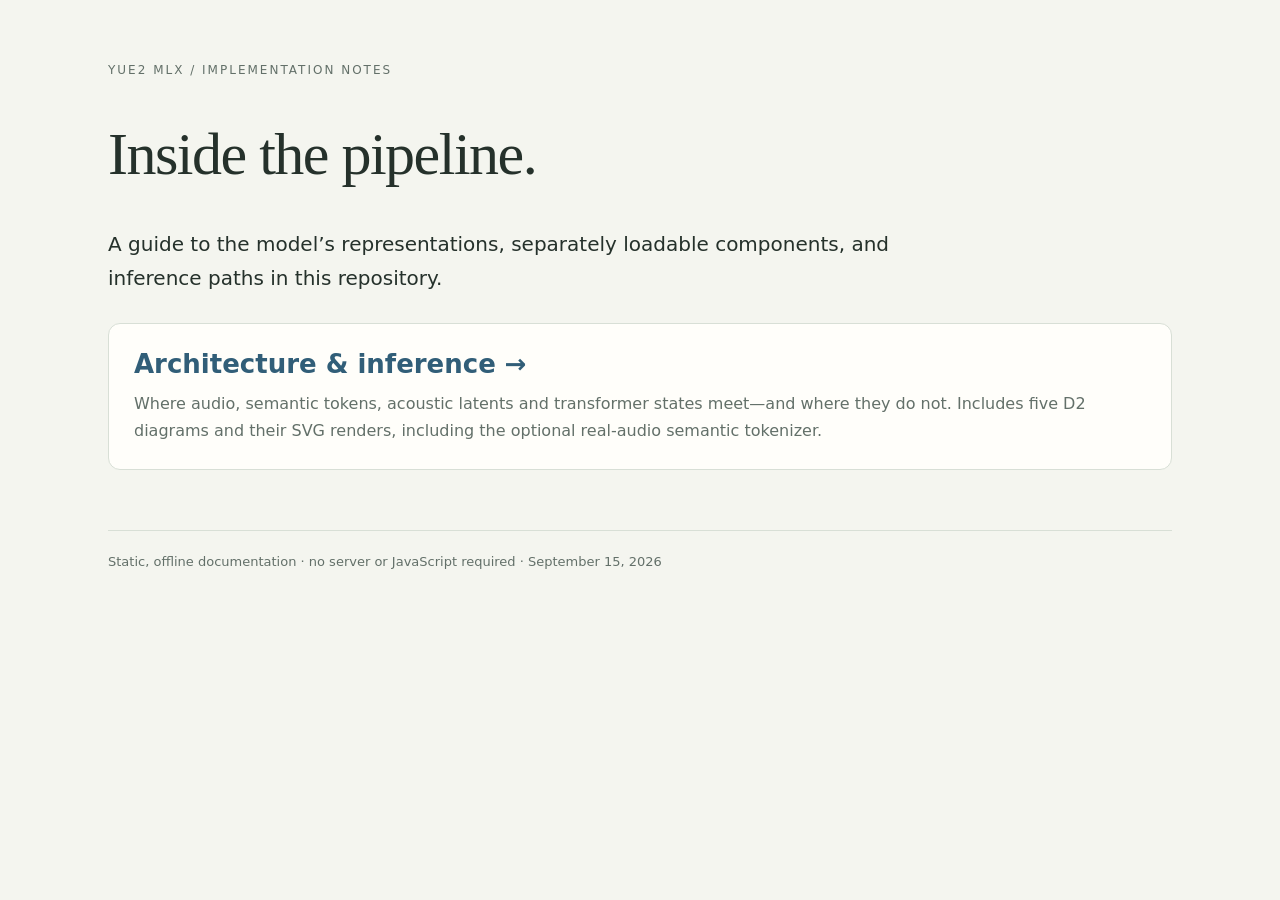
<file: context/index.html>
<!doctype html>
<html lang="en"><head><meta charset="utf-8"><meta name="viewport" content="width=device-width,initial-scale=1"><title>YuE2 MLX · Context</title><link rel="stylesheet" href="style.css"></head>
<body><main><p class="eyebrow">YuE2 MLX / implementation notes</p><h1>Inside the pipeline.</h1><p class="lead">A guide to the model’s representations, separately loadable components, and inference paths in this repository.</p>
<a class="card" href="architecture.html"><h2>Architecture &amp; inference →</h2><p>Where audio, semantic tokens, acoustic latents and transformer states meet—and where they do not. Includes five D2 diagrams and their SVG renders, including the optional real-audio semantic tokenizer.</p></a>
<footer>Static, offline documentation · no server or JavaScript required · September 15, 2026</footer></main></body></html>
</file>
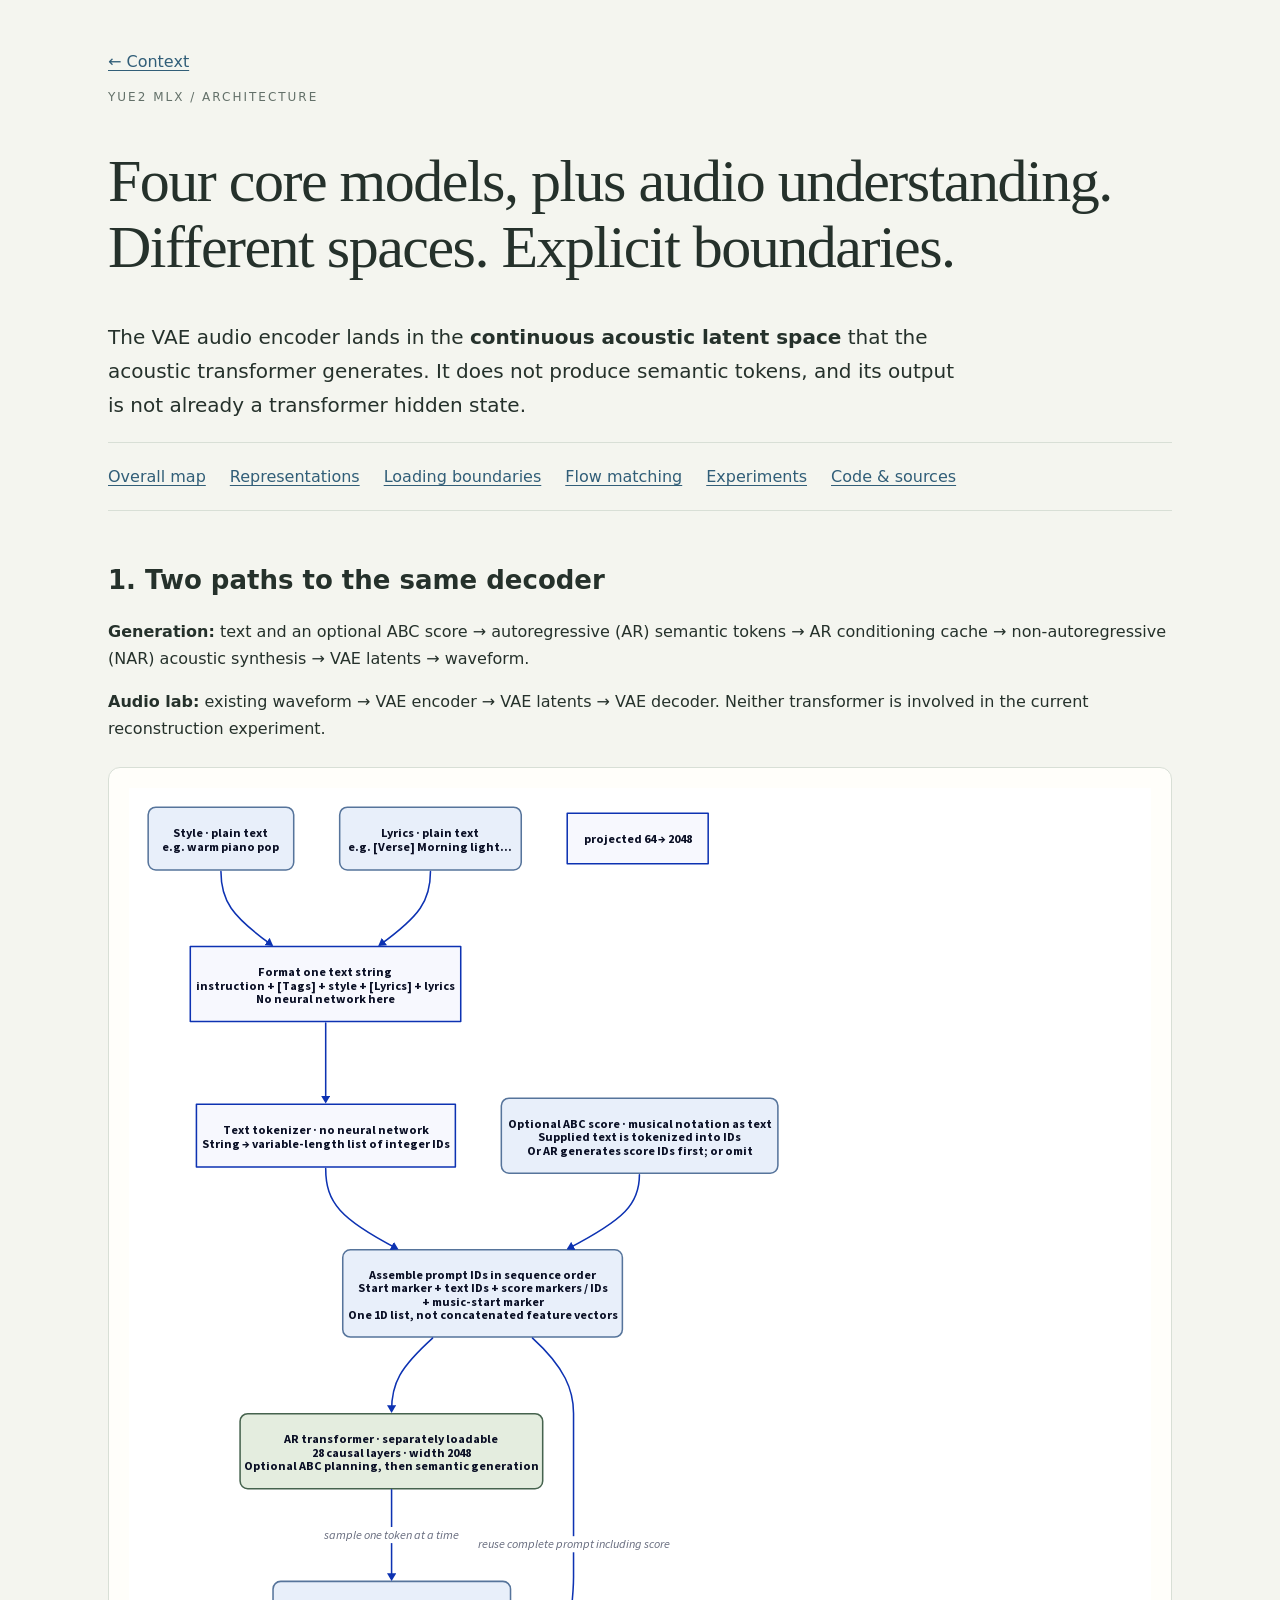
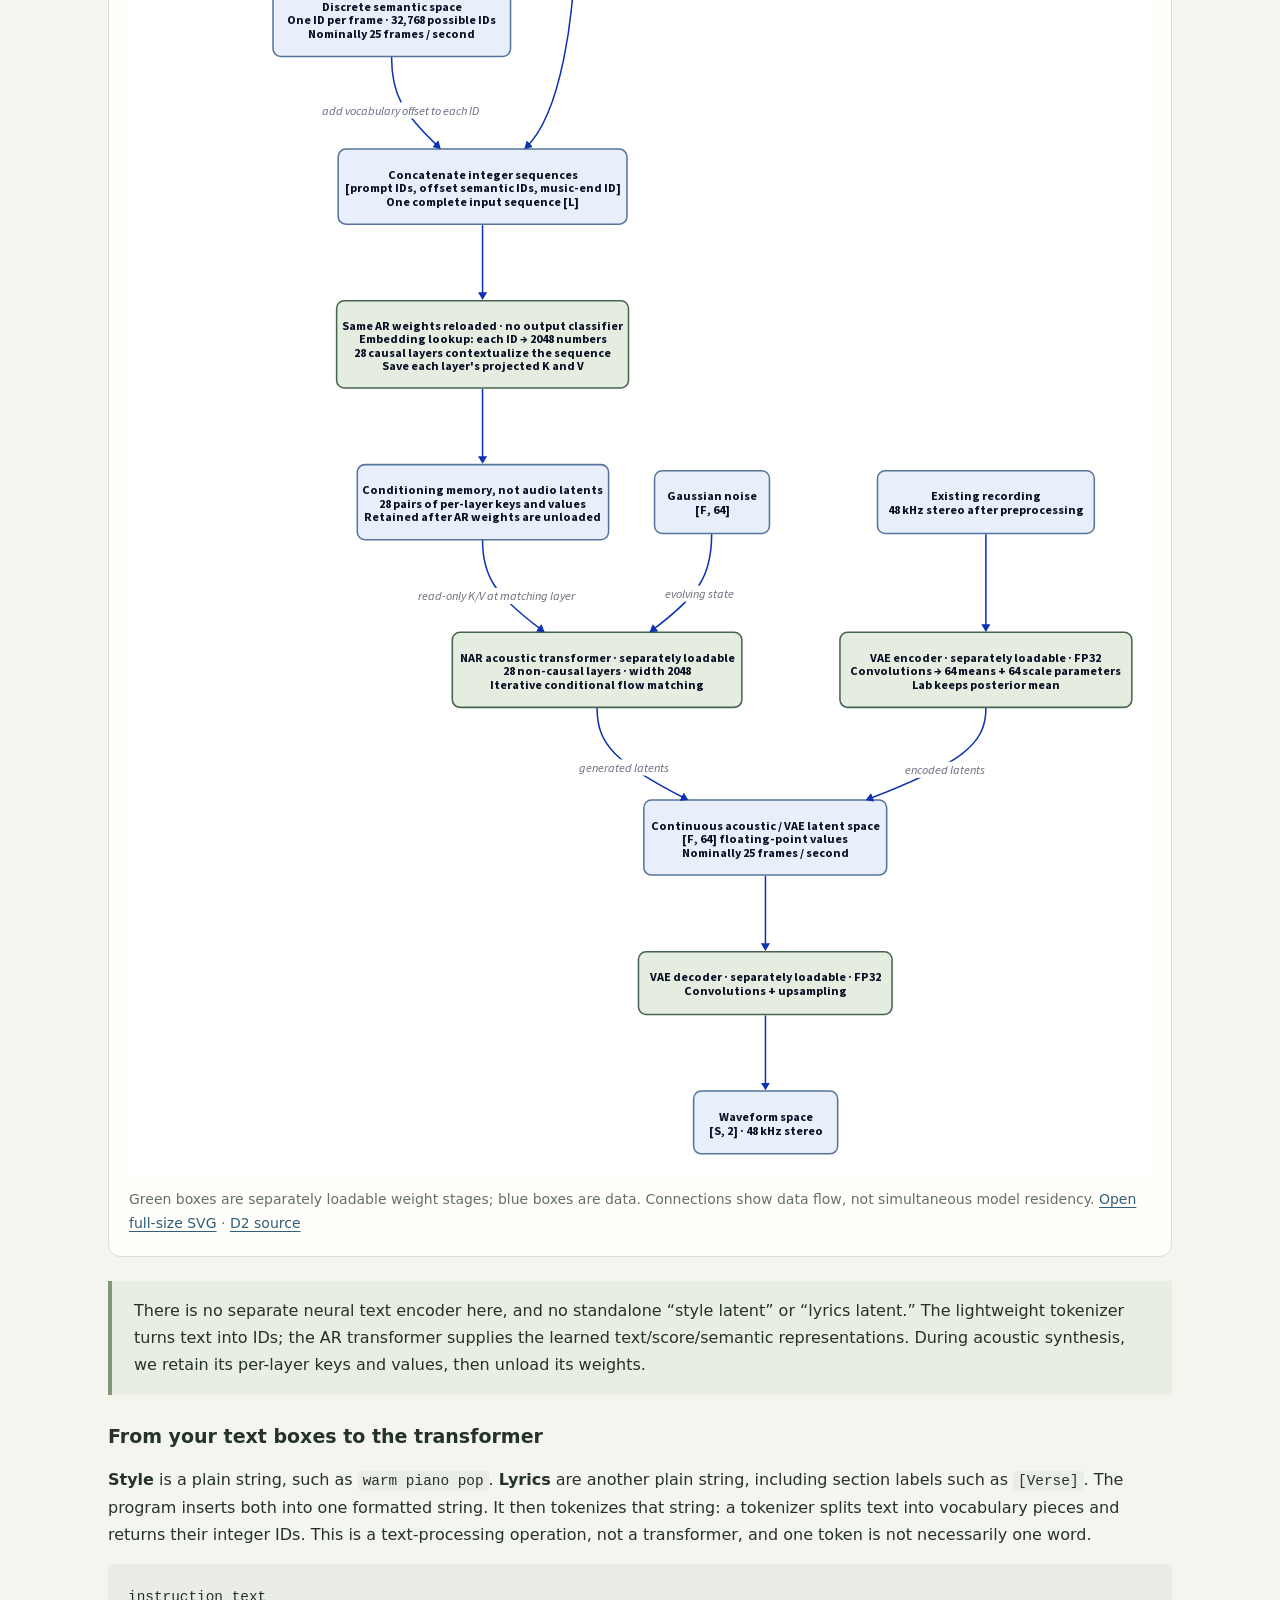
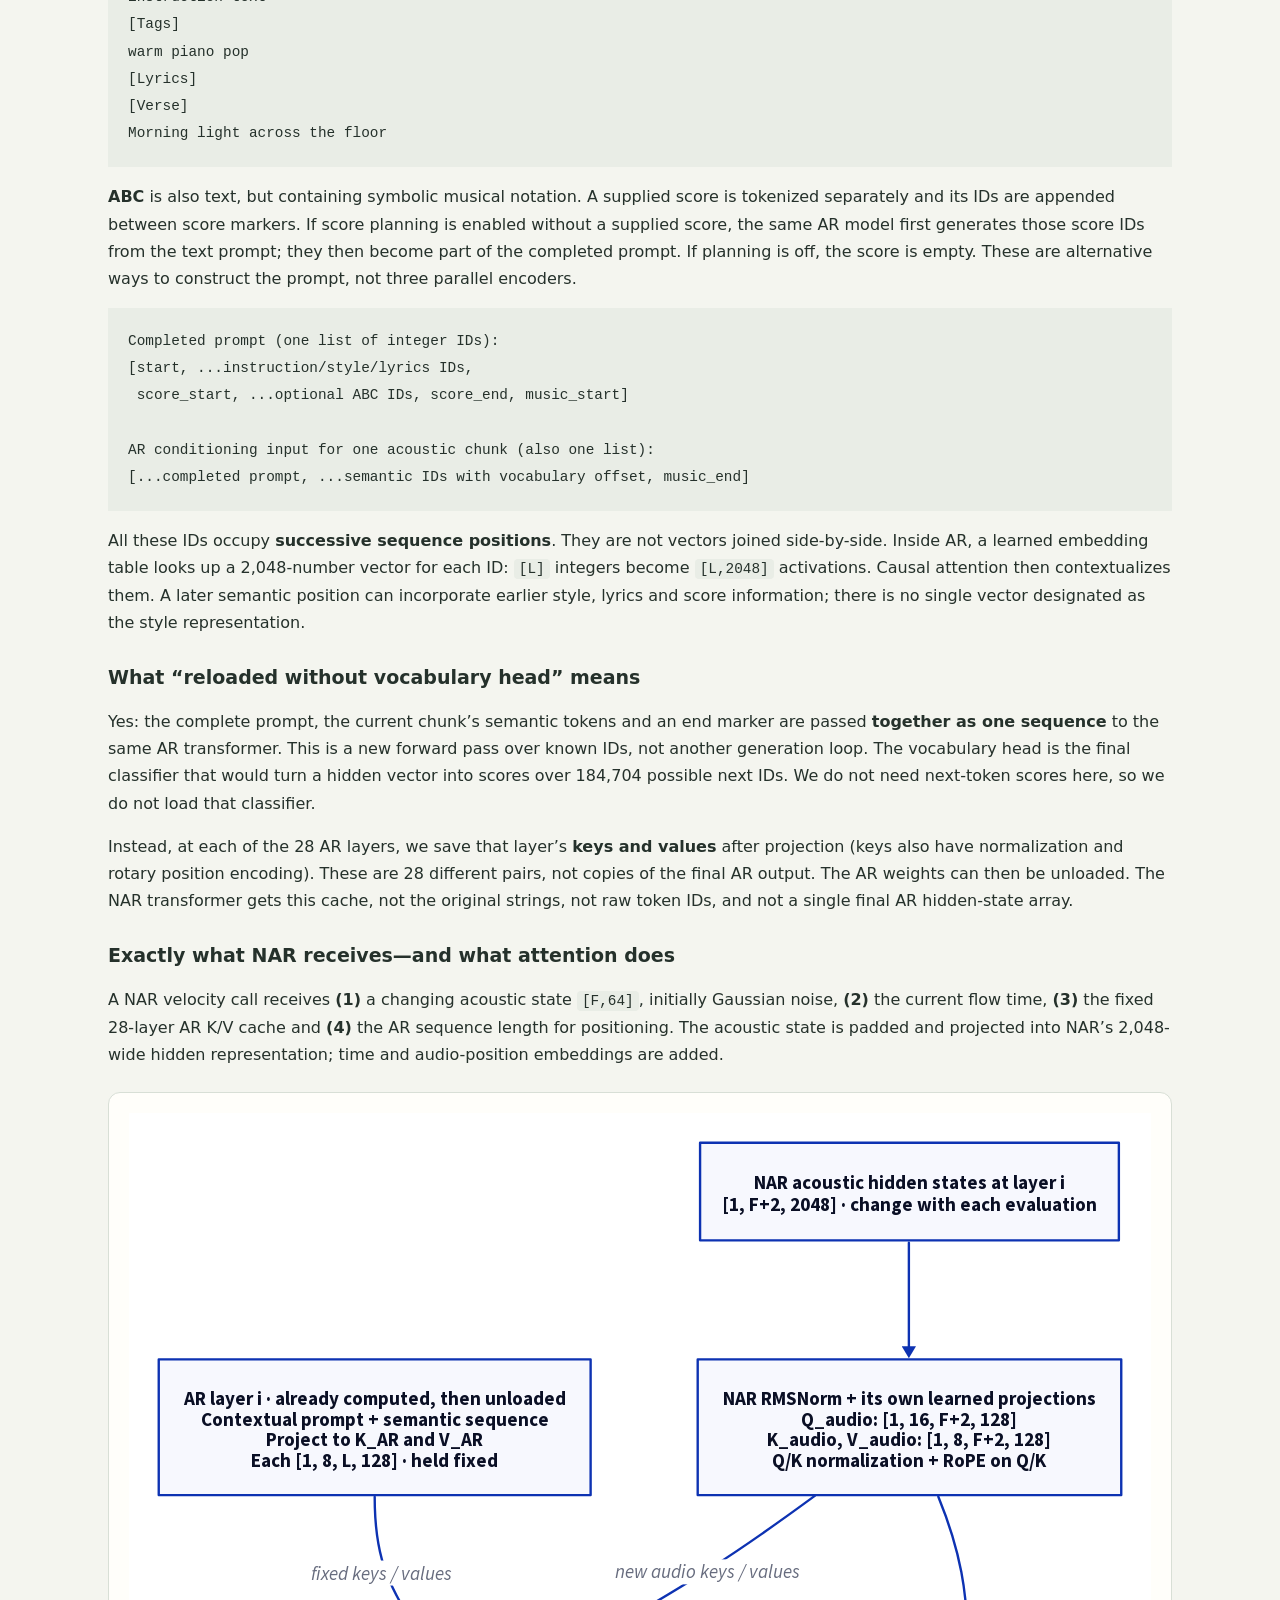
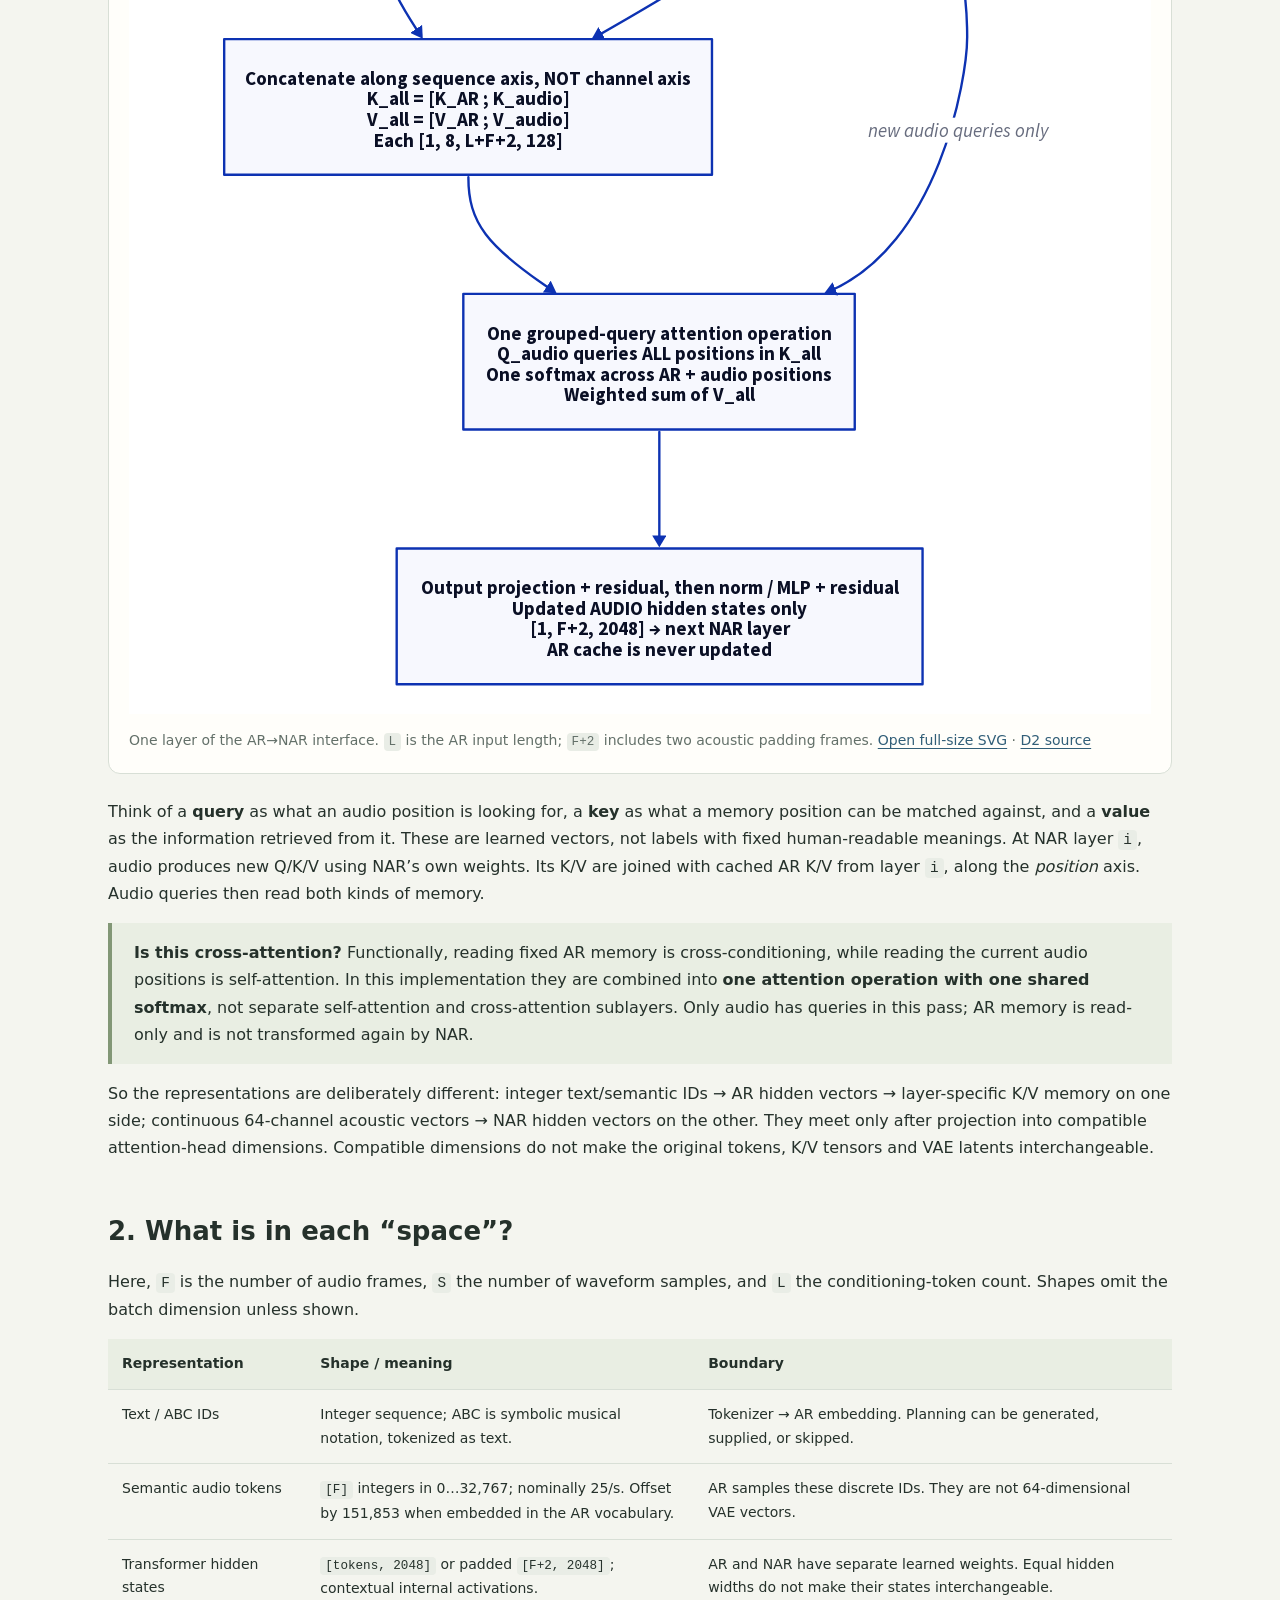
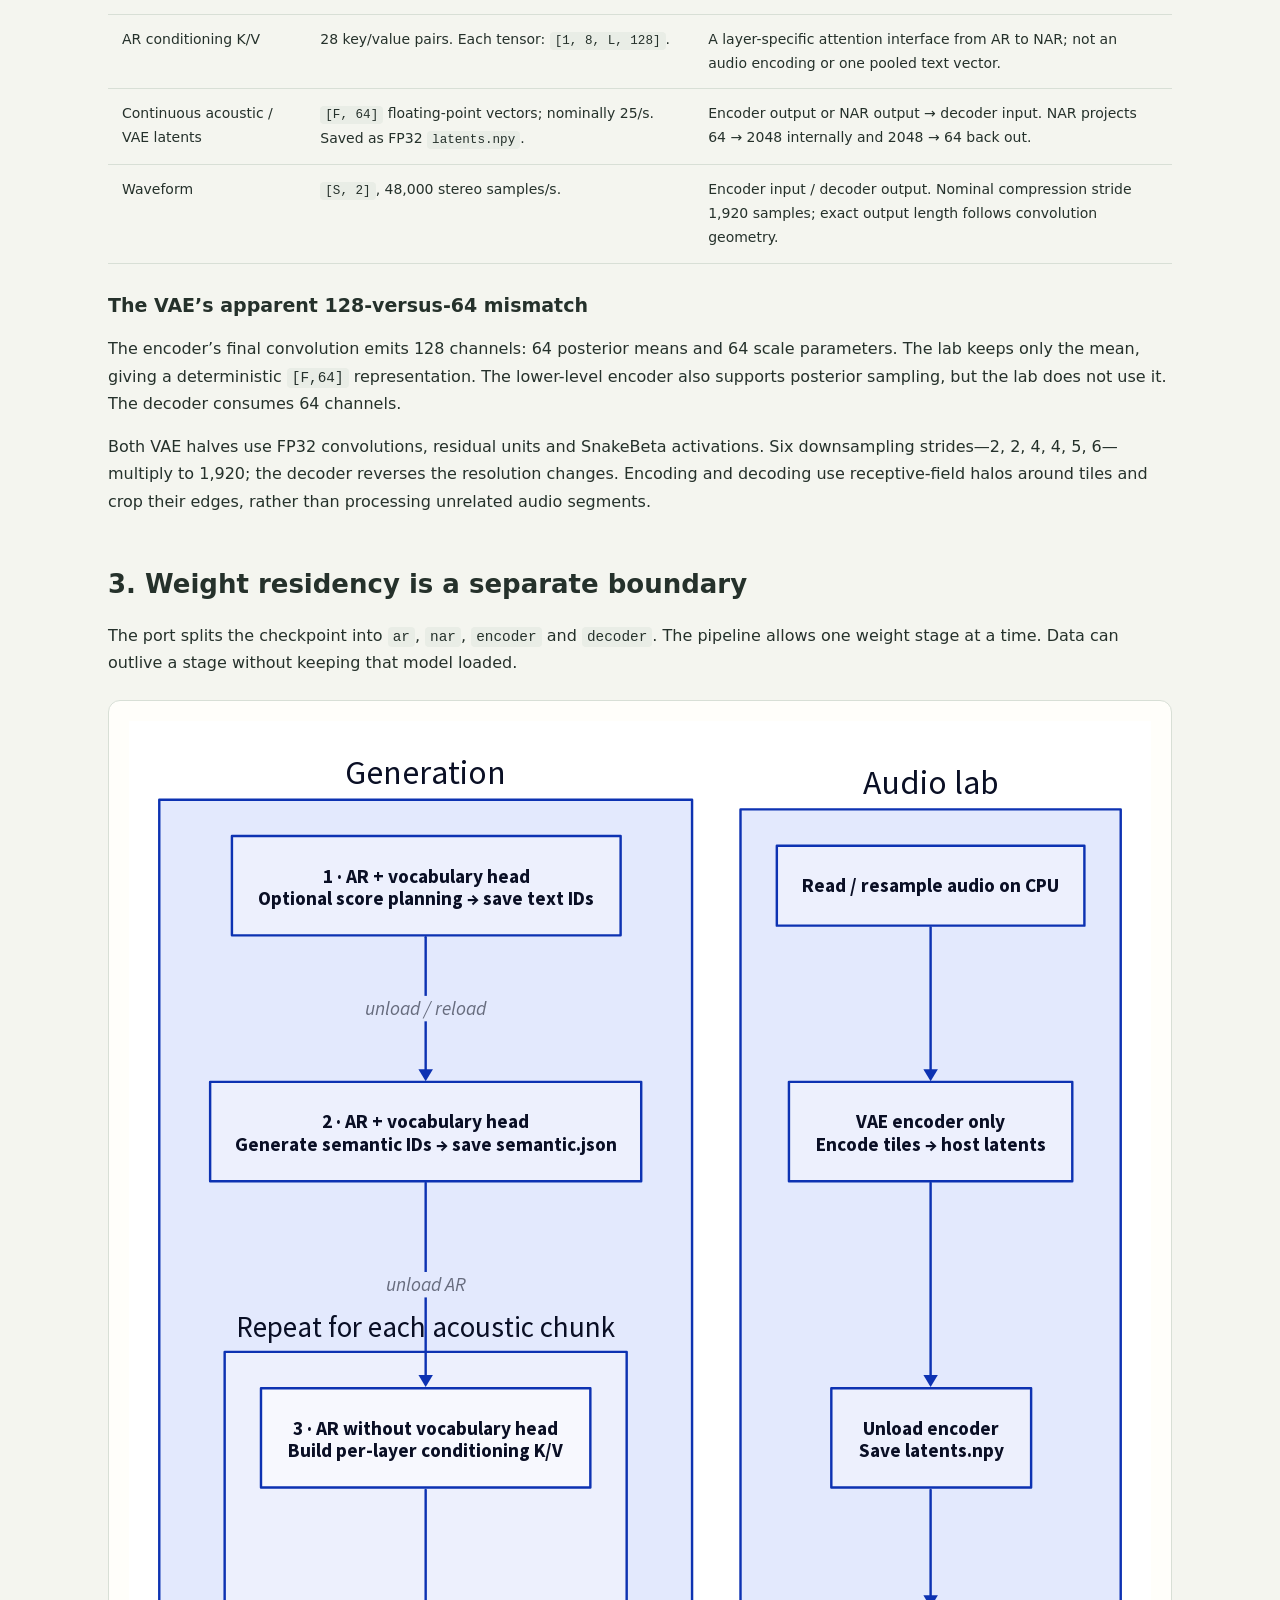
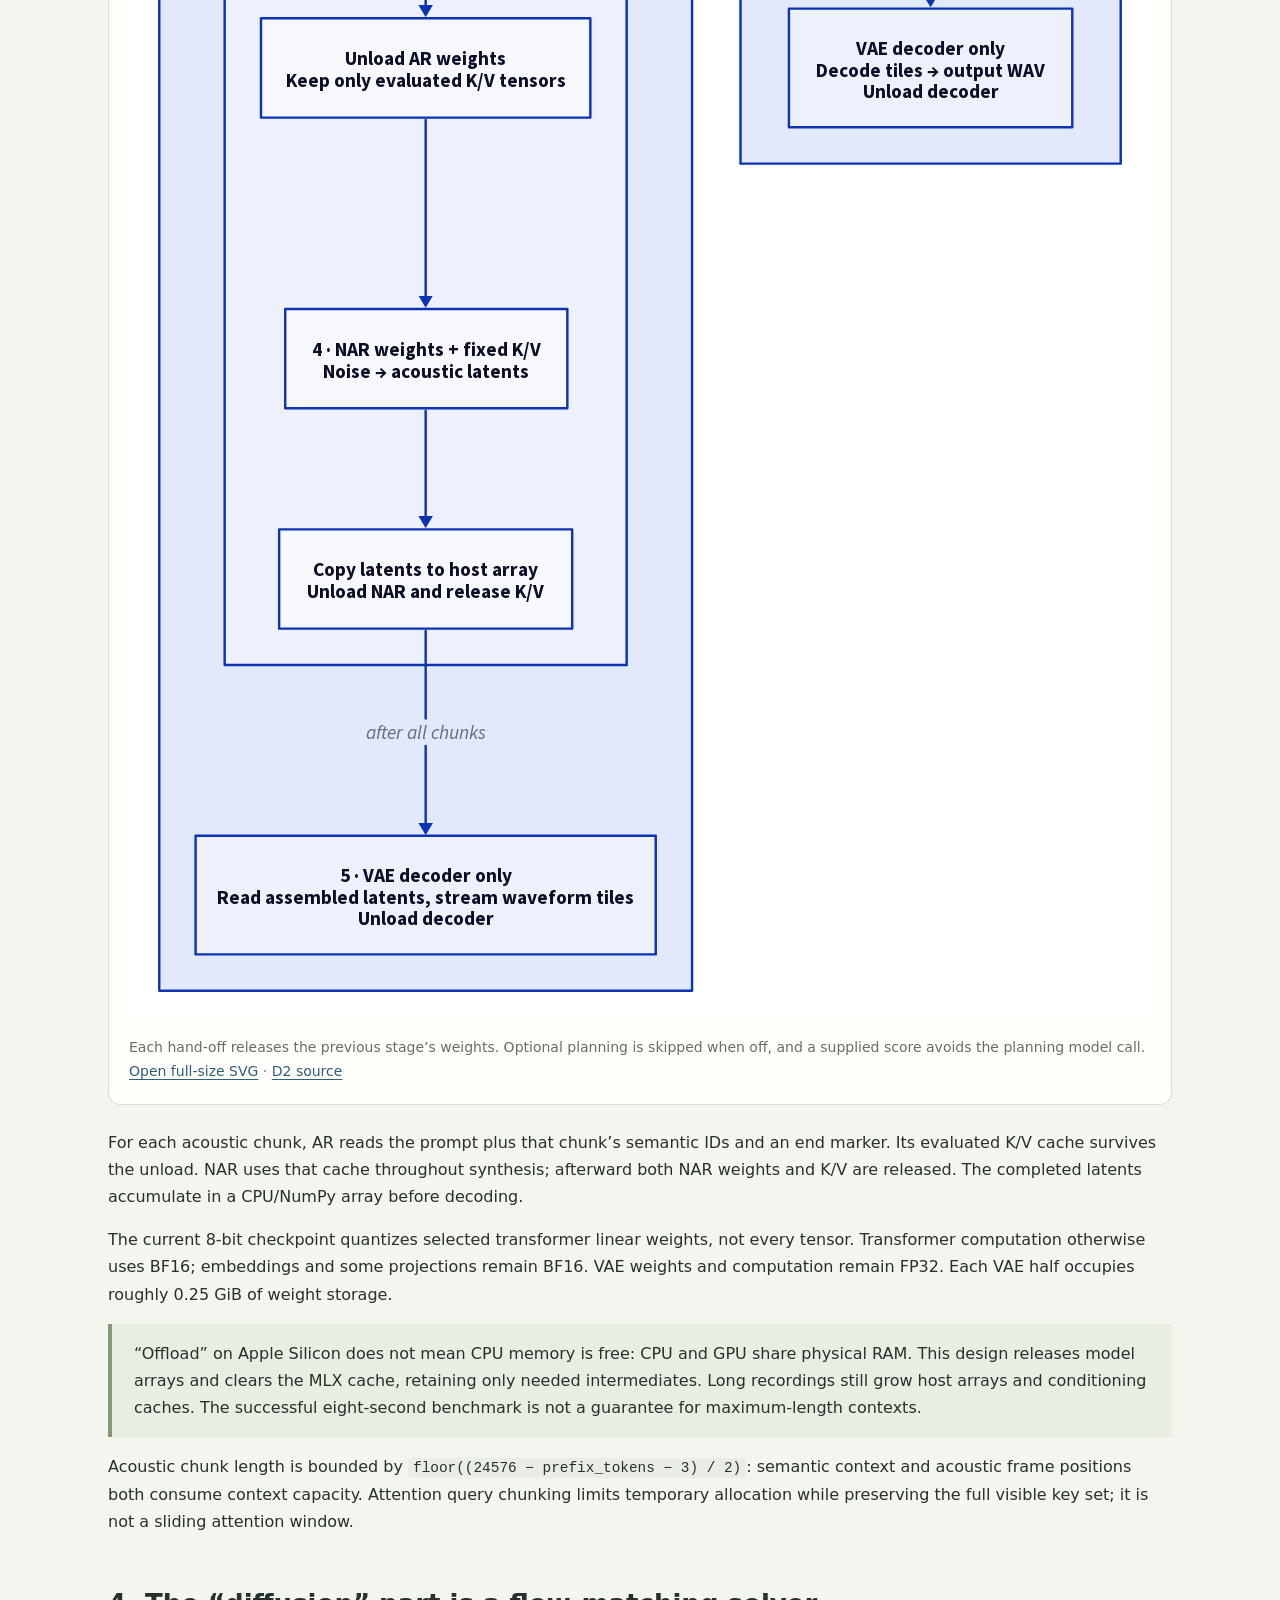
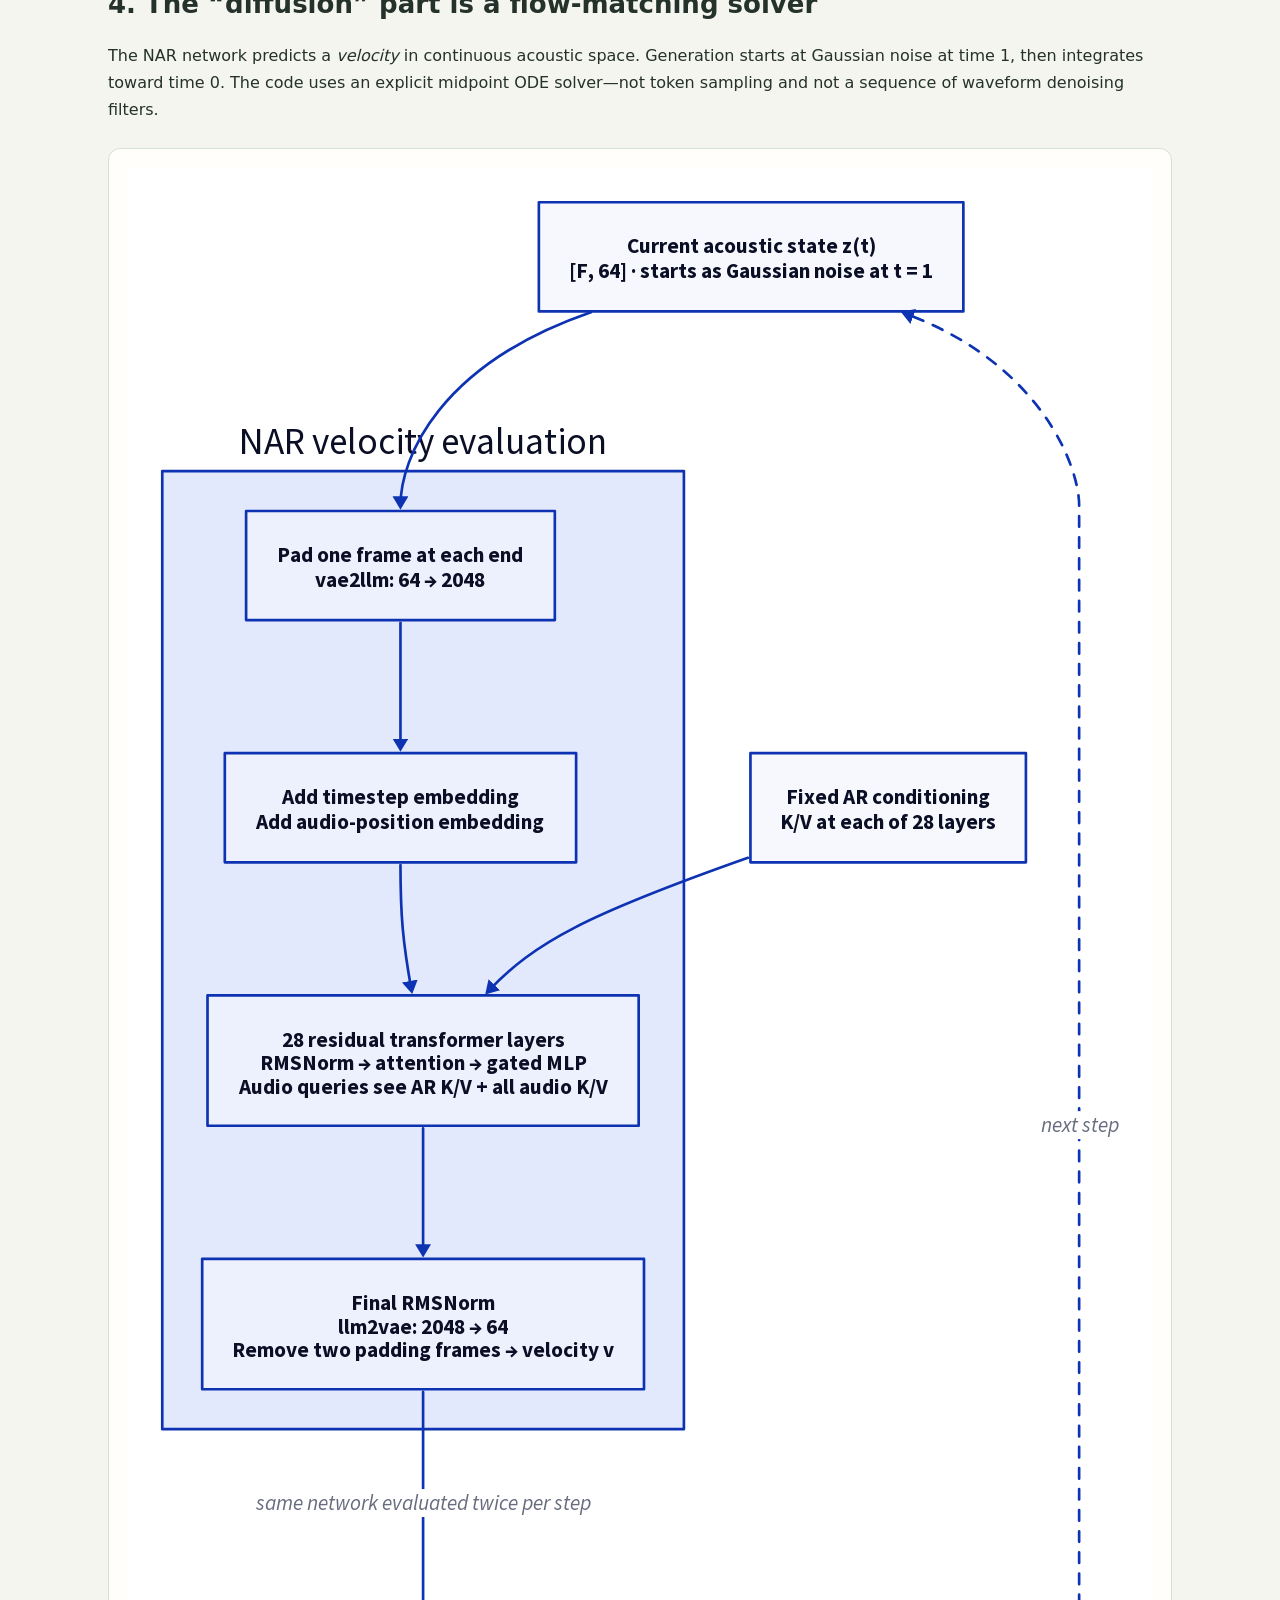
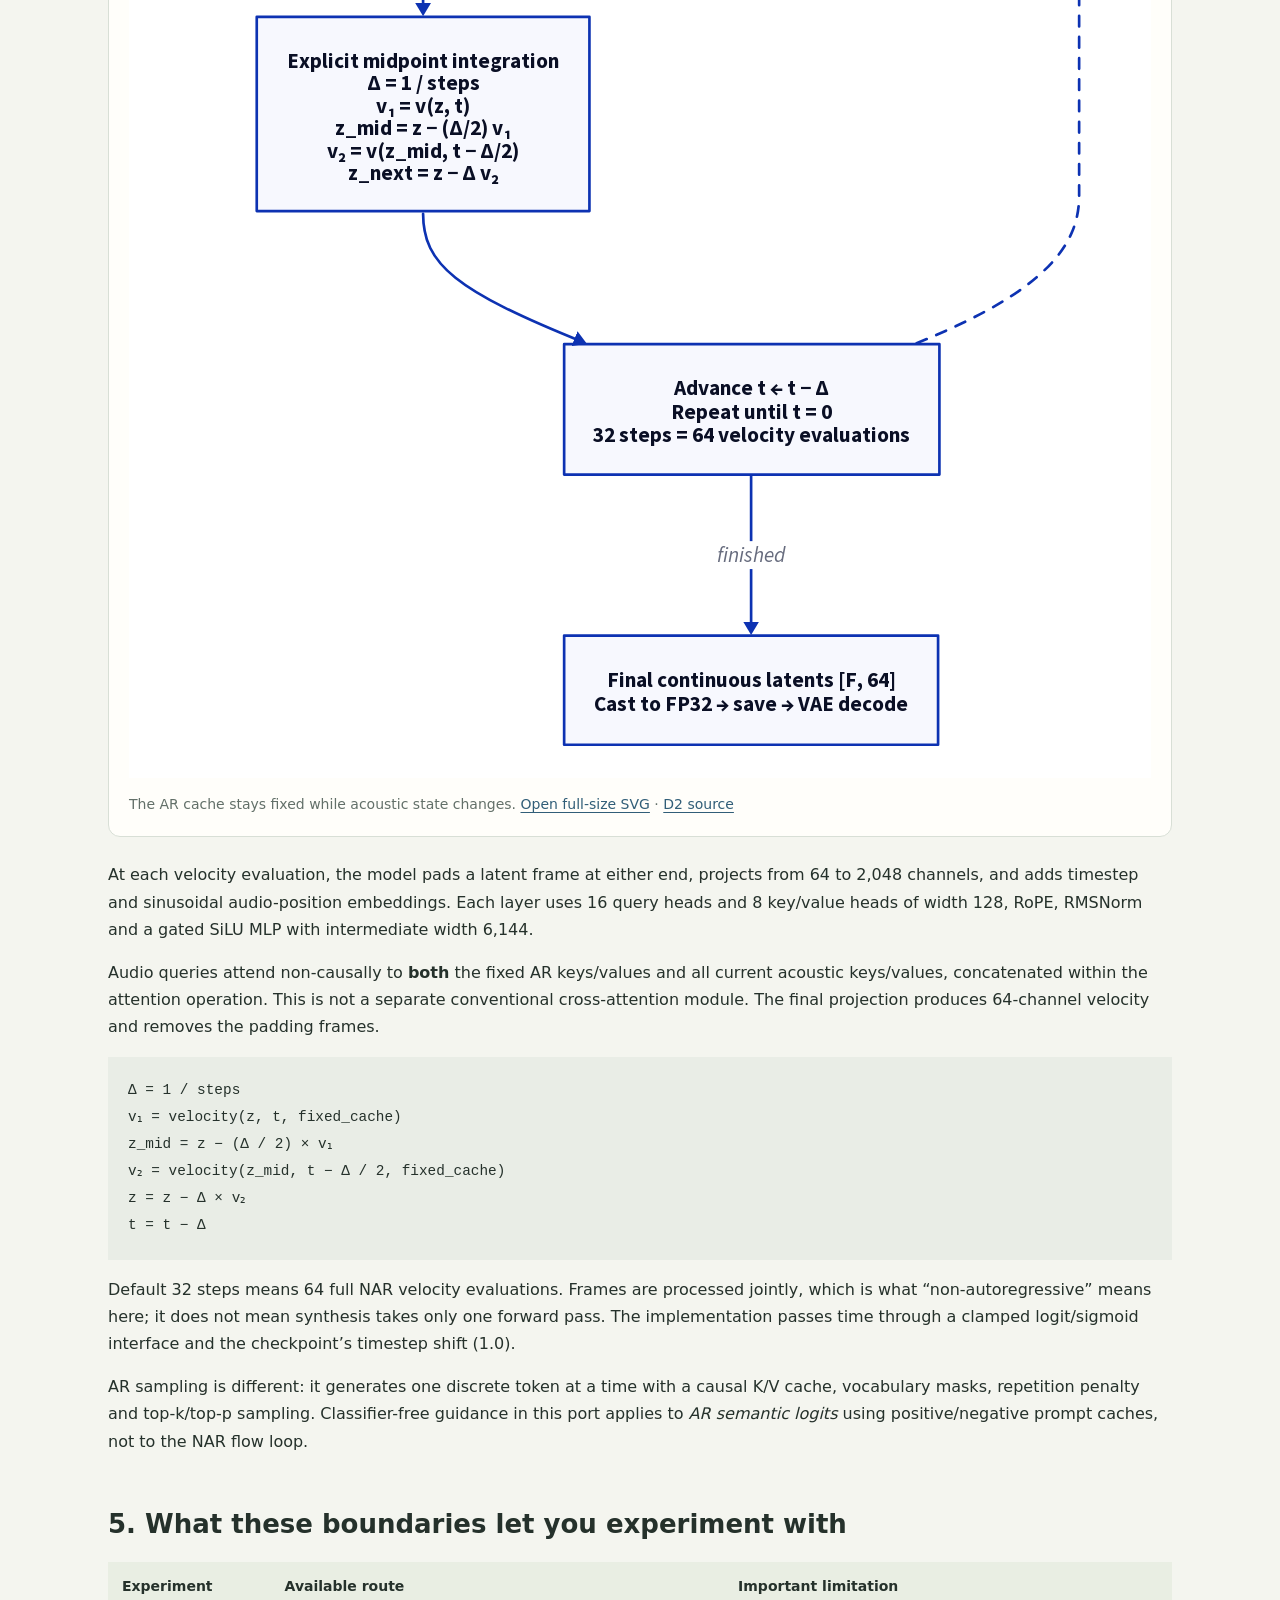
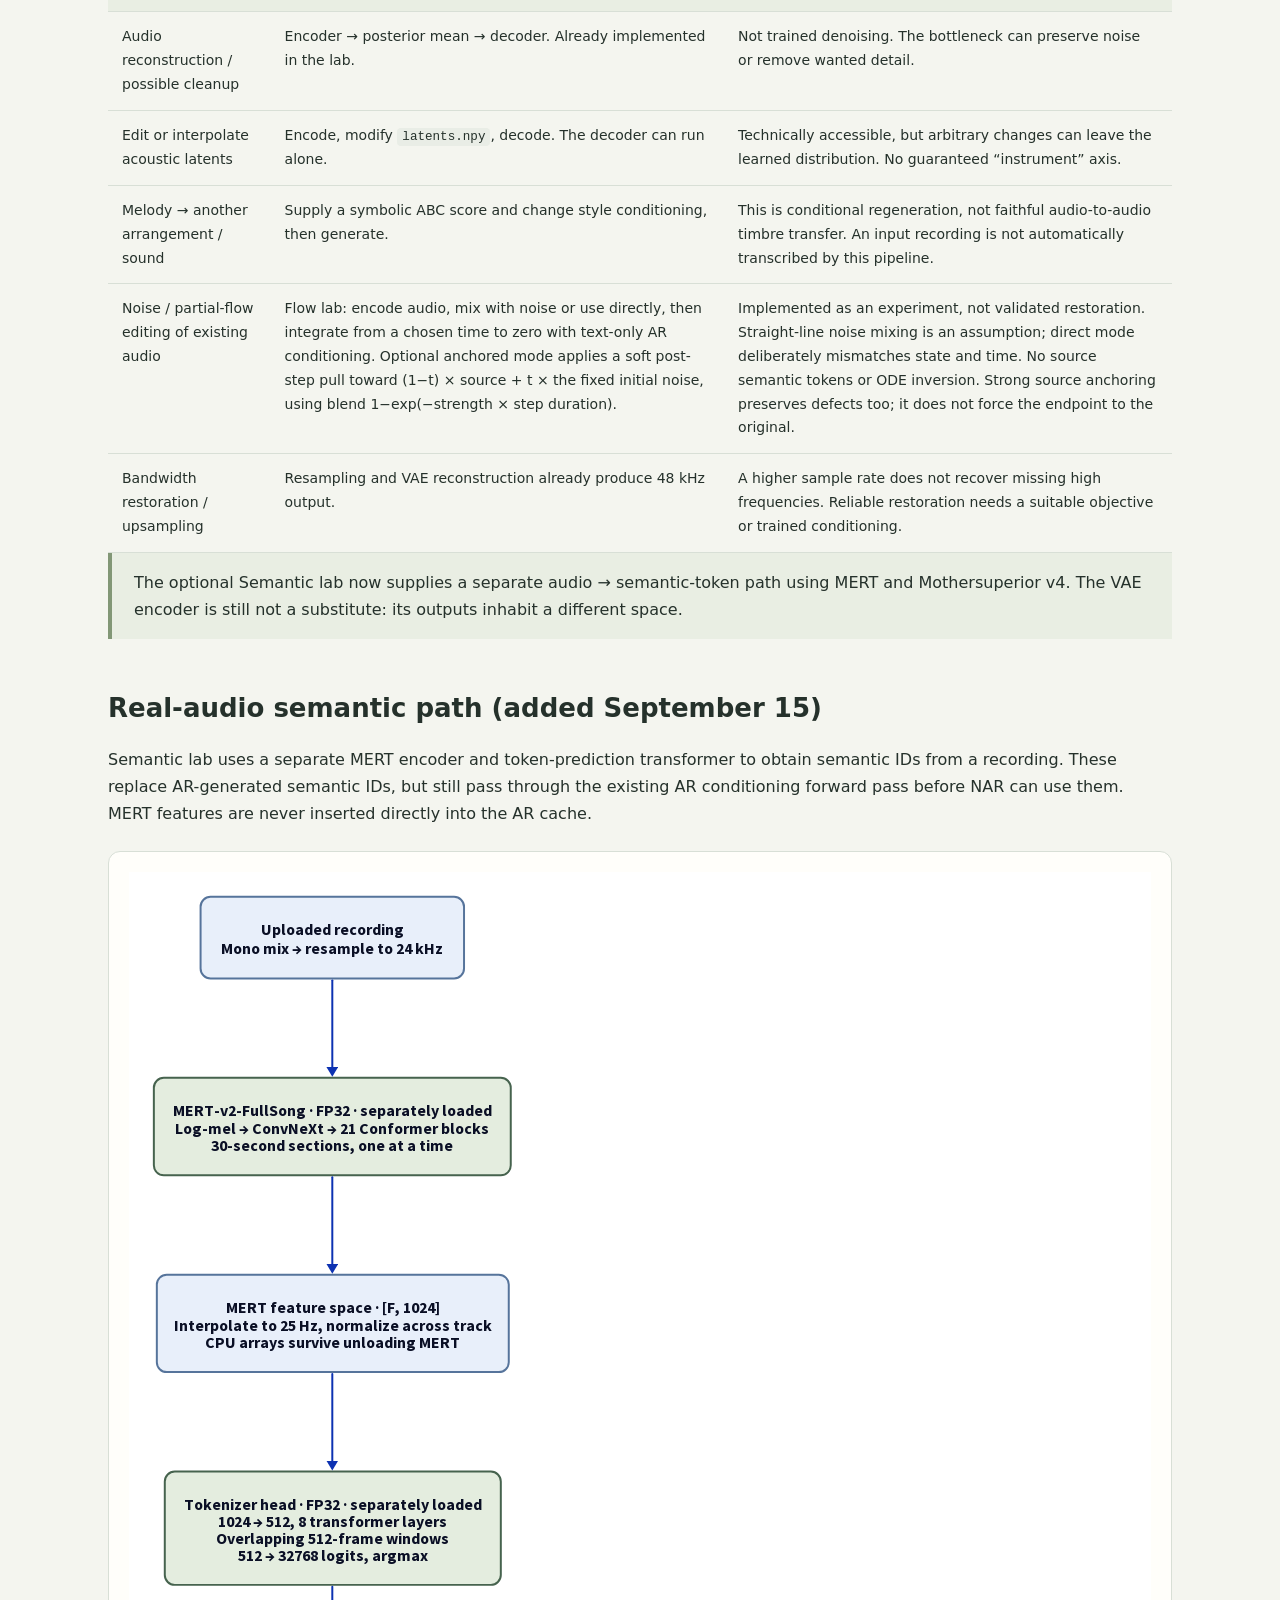
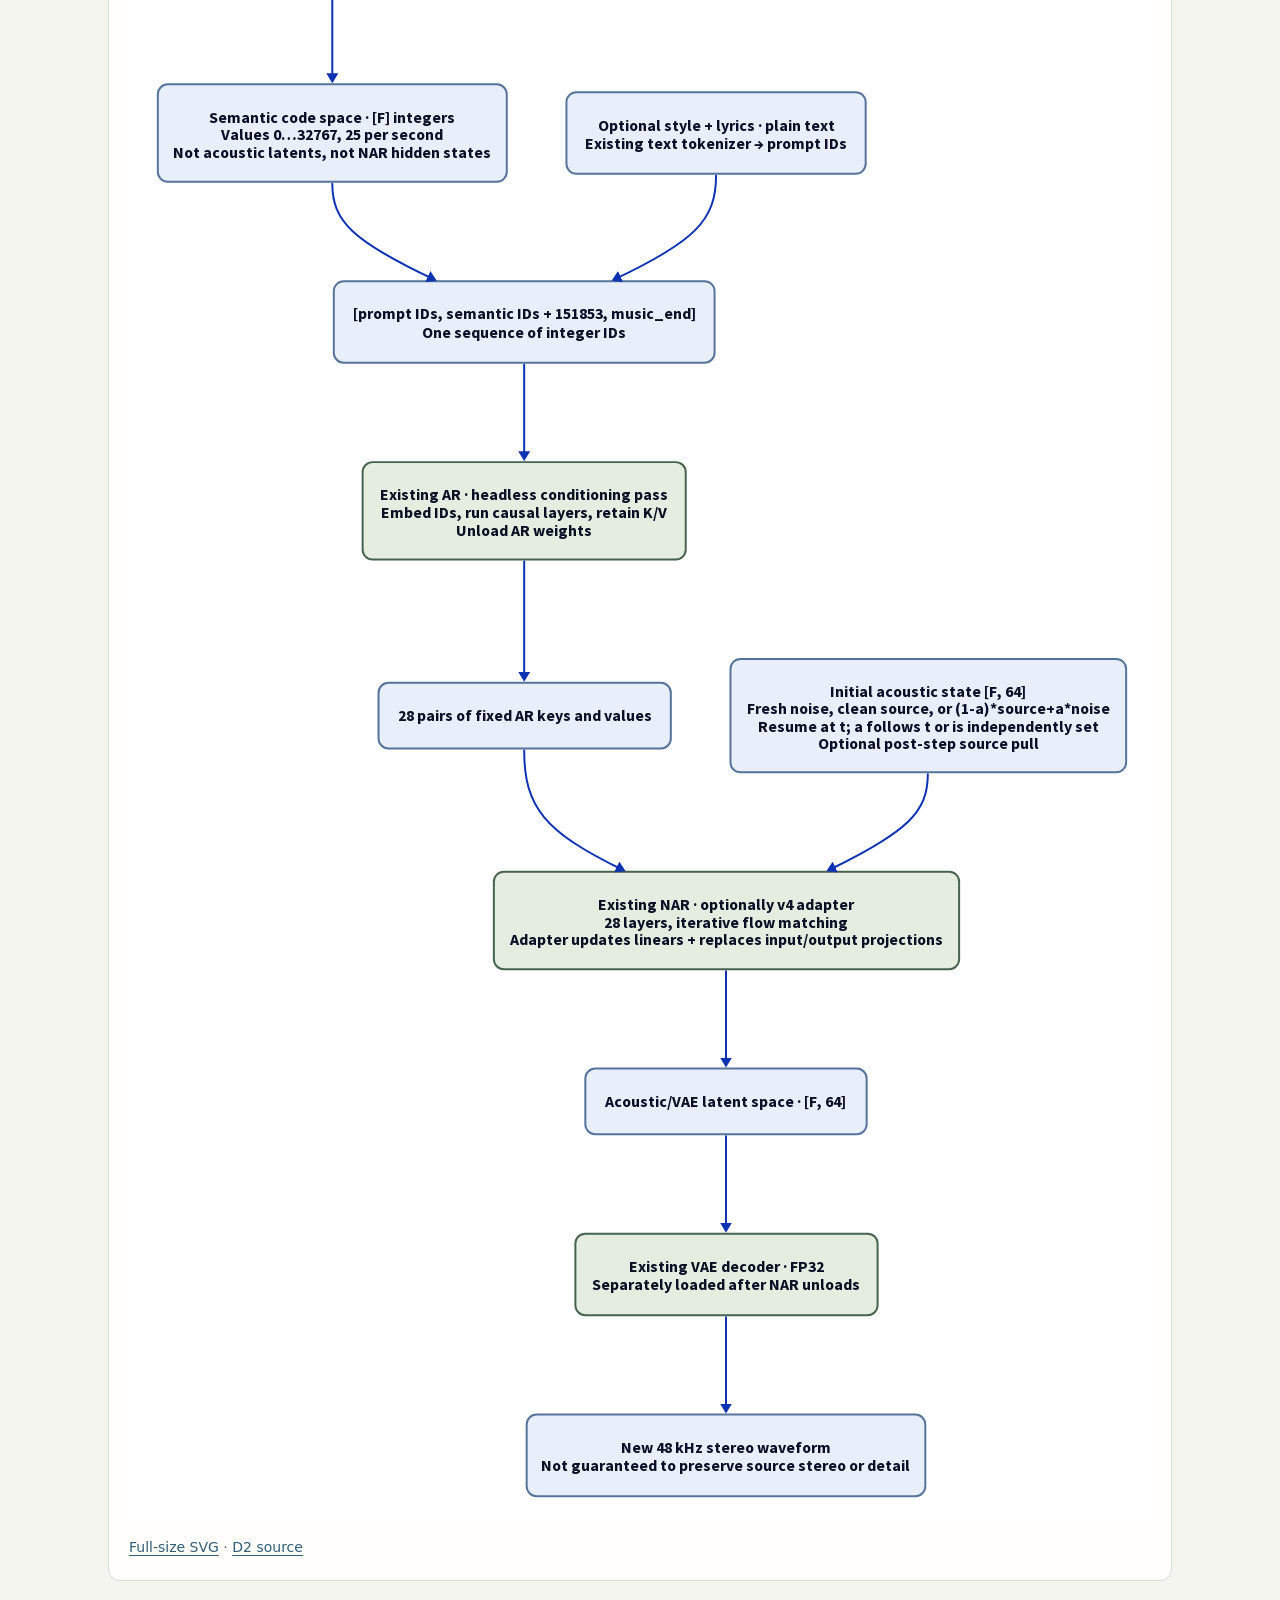
<file: context/architecture.html>
<!doctype html>
<html lang="en"><head><meta charset="utf-8"><meta name="viewport" content="width=device-width,initial-scale=1"><title>Architecture · YuE2 MLX</title><link rel="stylesheet" href="style.css"></head>
<body><main><a href="index.html">← Context</a><p class="eyebrow">YuE2 MLX / architecture</p><h1>Four core models, plus audio understanding.<br>Different spaces. Explicit boundaries.</h1>
<p class="lead">The VAE audio encoder lands in the <strong>continuous acoustic latent space</strong> that the acoustic transformer generates. It does not produce semantic tokens, and its output is not already a transformer hidden state.</p>
<nav aria-label="On this page"><a href="#map">Overall map</a><a href="#spaces">Representations</a><a href="#memory">Loading boundaries</a><a href="#flow">Flow matching</a><a href="#experiments">Experiments</a><a href="#sources">Code &amp; sources</a></nav>
<section id="map"><h2>1. Two paths to the same decoder</h2>
<p><strong>Generation:</strong> text and an optional ABC score → autoregressive (AR) semantic tokens → AR conditioning cache → non-autoregressive (NAR) acoustic synthesis → VAE latents → waveform.</p>
<p><strong>Audio lab:</strong> existing waveform → VAE encoder → VAE latents → VAE decoder. Neither transformer is involved in the current reconstruction experiment.</p>
<figure><img src="architecture.svg" alt="Generation uses AR semantic tokens and a cached AR conditioning pass to guide NAR flow synthesis into continuous VAE latents. Existing audio instead goes through the VAE encoder into the same latent space. Both paths use the VAE decoder."><figcaption>Green boxes are separately loadable weight stages; blue boxes are data. Connections show data flow, not simultaneous model residency. <a href="architecture.svg">Open full-size SVG</a> · <a href="architecture.d2">D2 source</a></figcaption></figure>
<aside class="note">There is no separate neural text encoder here, and no standalone “style latent” or “lyrics latent.” The lightweight tokenizer turns text into IDs; the AR transformer supplies the learned text/score/semantic representations. During acoustic synthesis, we retain its per-layer keys and values, then unload its weights.</aside>
<h3>From your text boxes to the transformer</h3>
<p><strong>Style</strong> is a plain string, such as <code>warm piano pop</code>. <strong>Lyrics</strong> are another plain string, including section labels such as <code>[Verse]</code>. The program inserts both into one formatted string. It then tokenizes that string: a tokenizer splits text into vocabulary pieces and returns their integer IDs. This is a text-processing operation, not a transformer, and one token is not necessarily one word.</p>
<pre><code>instruction text
[Tags]
warm piano pop
[Lyrics]
[Verse]
Morning light across the floor</code></pre>
<p><strong>ABC</strong> is also text, but containing symbolic musical notation. A supplied score is tokenized separately and its IDs are appended between score markers. If score planning is enabled without a supplied score, the same AR model first generates those score IDs from the text prompt; they then become part of the completed prompt. If planning is off, the score is empty. These are alternative ways to construct the prompt, not three parallel encoders.</p>
<pre><code>Completed prompt (one list of integer IDs):
[start, ...instruction/style/lyrics IDs,
 score_start, ...optional ABC IDs, score_end, music_start]

AR conditioning input for one acoustic chunk (also one list):
[...completed prompt, ...semantic IDs with vocabulary offset, music_end]</code></pre>
<p>All these IDs occupy <strong>successive sequence positions</strong>. They are not vectors joined side-by-side. Inside AR, a learned embedding table looks up a 2,048-number vector for each ID: <code>[L]</code> integers become <code>[L,2048]</code> activations. Causal attention then contextualizes them. A later semantic position can incorporate earlier style, lyrics and score information; there is no single vector designated as the style representation.</p>
<h3>What “reloaded without vocabulary head” means</h3>
<p>Yes: the complete prompt, the current chunk’s semantic tokens and an end marker are passed <strong>together as one sequence</strong> to the same AR transformer. This is a new forward pass over known IDs, not another generation loop. The vocabulary head is the final classifier that would turn a hidden vector into scores over 184,704 possible next IDs. We do not need next-token scores here, so we do not load that classifier.</p>
<p>Instead, at each of the 28 AR layers, we save that layer’s <strong>keys and values</strong> after projection (keys also have normalization and rotary position encoding). These are 28 different pairs, not copies of the final AR output. The AR weights can then be unloaded. The NAR transformer gets this cache, not the original strings, not raw token IDs, and not a single final AR hidden-state array.</p>
<h3>Exactly what NAR receives—and what attention does</h3>
<p>A NAR velocity call receives <strong>(1)</strong> a changing acoustic state <code>[F,64]</code>, initially Gaussian noise, <strong>(2)</strong> the current flow time, <strong>(3)</strong> the fixed 28-layer AR K/V cache and <strong>(4)</strong> the AR sequence length for positioning. The acoustic state is padded and projected into NAR’s 2,048-wide hidden representation; time and audio-position embeddings are added.</p>
<figure><img src="attention.svg" alt="At each NAR layer, changing audio hidden states produce queries, keys and values. Audio keys and values are concatenated with the fixed matching-layer AR keys and values along the sequence axis. Audio queries attend to both groups in one attention operation. Only audio states update; AR memory stays unchanged."><figcaption>One layer of the AR→NAR interface. <code>L</code> is the AR input length; <code>F+2</code> includes two acoustic padding frames. <a href="attention.svg">Open full-size SVG</a> · <a href="attention.d2">D2 source</a></figcaption></figure>
<p>Think of a <strong>query</strong> as what an audio position is looking for, a <strong>key</strong> as what a memory position can be matched against, and a <strong>value</strong> as the information retrieved from it. These are learned vectors, not labels with fixed human-readable meanings. At NAR layer <code>i</code>, audio produces new Q/K/V using NAR’s own weights. Its K/V are joined with cached AR K/V from layer <code>i</code>, along the <em>position</em> axis. Audio queries then read both kinds of memory.</p>
<aside class="note"><strong>Is this cross-attention?</strong> Functionally, reading fixed AR memory is cross-conditioning, while reading the current audio positions is self-attention. In this implementation they are combined into <strong>one attention operation with one shared softmax</strong>, not separate self-attention and cross-attention sublayers. Only audio has queries in this pass; AR memory is read-only and is not transformed again by NAR.</aside>
<p>So the representations are deliberately different: integer text/semantic IDs → AR hidden vectors → layer-specific K/V memory on one side; continuous 64-channel acoustic vectors → NAR hidden vectors on the other. They meet only after projection into compatible attention-head dimensions. Compatible dimensions do not make the original tokens, K/V tensors and VAE latents interchangeable.</p></section>
<section id="spaces"><h2>2. What is in each “space”?</h2><p>Here, <code>F</code> is the number of audio frames, <code>S</code> the number of waveform samples, and <code>L</code> the conditioning-token count. Shapes omit the batch dimension unless shown.</p>
<div class="table-scroll"><table><thead><tr><th>Representation</th><th>Shape / meaning</th><th>Boundary</th></tr></thead><tbody>
<tr><td>Text / ABC IDs</td><td>Integer sequence; ABC is symbolic musical notation, tokenized as text.</td><td>Tokenizer → AR embedding. Planning can be generated, supplied, or skipped.</td></tr>
<tr><td>Semantic audio tokens</td><td><code>[F]</code> integers in 0…32,767; nominally 25/s. Offset by 151,853 when embedded in the AR vocabulary.</td><td>AR samples these discrete IDs. They are not 64-dimensional VAE vectors.</td></tr>
<tr><td>Transformer hidden states</td><td><code>[tokens, 2048]</code> or padded <code>[F+2, 2048]</code>; contextual internal activations.</td><td>AR and NAR have separate learned weights. Equal hidden widths do not make their states interchangeable.</td></tr>
<tr><td>AR conditioning K/V</td><td>28 key/value pairs. Each tensor: <code>[1, 8, L, 128]</code>.</td><td>A layer-specific attention interface from AR to NAR; not an audio encoding or one pooled text vector.</td></tr>
<tr><td>Continuous acoustic / VAE latents</td><td><code>[F, 64]</code> floating-point vectors; nominally 25/s. Saved as FP32 <code>latents.npy</code>.</td><td>Encoder output or NAR output → decoder input. NAR projects 64 → 2048 internally and 2048 → 64 back out.</td></tr>
<tr><td>Waveform</td><td><code>[S, 2]</code>, 48,000 stereo samples/s.</td><td>Encoder input / decoder output. Nominal compression stride 1,920 samples; exact output length follows convolution geometry.</td></tr>
</tbody></table></div>
<h3>The VAE’s apparent 128-versus-64 mismatch</h3><p>The encoder’s final convolution emits 128 channels: 64 posterior means and 64 scale parameters. The lab keeps only the mean, giving a deterministic <code>[F,64]</code> representation. The lower-level encoder also supports posterior sampling, but the lab does not use it. The decoder consumes 64 channels.</p>
<p>Both VAE halves use FP32 convolutions, residual units and SnakeBeta activations. Six downsampling strides—2, 2, 4, 4, 5, 6—multiply to 1,920; the decoder reverses the resolution changes. Encoding and decoding use receptive-field halos around tiles and crop their edges, rather than processing unrelated audio segments.</p></section>
<section id="memory"><h2>3. Weight residency is a separate boundary</h2><p>The port splits the checkpoint into <code>ar</code>, <code>nar</code>, <code>encoder</code> and <code>decoder</code>. The pipeline allows one weight stage at a time. Data can outlive a stage without keeping that model loaded.</p>
<figure><img src="residency.svg" alt="Generation loads AR for optional planning and semantic generation, then alternates headless AR and NAR per acoustic chunk, then loads the decoder. The audio lab loads the encoder, unloads it, then loads the decoder."><figcaption>Each hand-off releases the previous stage’s weights. Optional planning is skipped when off, and a supplied score avoids the planning model call. <a href="residency.svg">Open full-size SVG</a> · <a href="residency.d2">D2 source</a></figcaption></figure>
<p>For each acoustic chunk, AR reads the prompt plus that chunk’s semantic IDs and an end marker. Its evaluated K/V cache survives the unload. NAR uses that cache throughout synthesis; afterward both NAR weights and K/V are released. The completed latents accumulate in a CPU/NumPy array before decoding.</p>
<p>The current 8-bit checkpoint quantizes selected transformer linear weights, not every tensor. Transformer computation otherwise uses BF16; embeddings and some projections remain BF16. VAE weights and computation remain FP32. Each VAE half occupies roughly 0.25 GiB of weight storage.</p>
<aside class="note">“Offload” on Apple Silicon does not mean CPU memory is free: CPU and GPU share physical RAM. This design releases model arrays and clears the MLX cache, retaining only needed intermediates. Long recordings still grow host arrays and conditioning caches. The successful eight-second benchmark is not a guarantee for maximum-length contexts.</aside>
<p>Acoustic chunk length is bounded by <code>floor((24576 − prefix_tokens − 3) / 2)</code>: semantic context and acoustic frame positions both consume context capacity. Attention query chunking limits temporary allocation while preserving the full visible key set; it is not a sliding attention window.</p></section>
<section id="flow"><h2>4. The “diffusion” part is a flow-matching solver</h2><p>The NAR network predicts a <em>velocity</em> in continuous acoustic space. Generation starts at Gaussian noise at time 1, then integrates toward time 0. The code uses an explicit midpoint ODE solver—not token sampling and not a sequence of waveform denoising filters.</p>
<figure><img src="flow.svg" alt="A 64-channel noisy acoustic state is projected to width 2048 with timestep and position embeddings. Twenty-eight NAR layers attend to fixed AR keys and values plus all audio positions. A projection returns a 64-channel velocity. Two velocity evaluations form each midpoint update from time one toward zero."><figcaption>The AR cache stays fixed while acoustic state changes. <a href="flow.svg">Open full-size SVG</a> · <a href="flow.d2">D2 source</a></figcaption></figure>
<p>At each velocity evaluation, the model pads a latent frame at either end, projects from 64 to 2,048 channels, and adds timestep and sinusoidal audio-position embeddings. Each layer uses 16 query heads and 8 key/value heads of width 128, RoPE, RMSNorm and a gated SiLU MLP with intermediate width 6,144.</p>
<p>Audio queries attend non-causally to <strong>both</strong> the fixed AR keys/values and all current acoustic keys/values, concatenated within the attention operation. This is not a separate conventional cross-attention module. The final projection produces 64-channel velocity and removes the padding frames.</p>
<pre><code>Δ = 1 / steps
v₁ = velocity(z, t, fixed_cache)
z_mid = z − (Δ / 2) × v₁
v₂ = velocity(z_mid, t − Δ / 2, fixed_cache)
z = z − Δ × v₂
t = t − Δ</code></pre>
<p>Default 32 steps means 64 full NAR velocity evaluations. Frames are processed jointly, which is what “non-autoregressive” means here; it does not mean synthesis takes only one forward pass. The implementation passes time through a clamped logit/sigmoid interface and the checkpoint’s timestep shift (1.0).</p>
<p>AR sampling is different: it generates one discrete token at a time with a causal K/V cache, vocabulary masks, repetition penalty and top-k/top-p sampling. Classifier-free guidance in this port applies to <em>AR semantic logits</em> using positive/negative prompt caches, not to the NAR flow loop.</p></section>
<section id="experiments"><h2>5. What these boundaries let you experiment with</h2><div class="table-scroll"><table><thead><tr><th>Experiment</th><th>Available route</th><th>Important limitation</th></tr></thead><tbody>
<tr><td>Audio reconstruction / possible cleanup</td><td>Encoder → posterior mean → decoder. Already implemented in the lab.</td><td>Not trained denoising. The bottleneck can preserve noise or remove wanted detail.</td></tr>
<tr><td>Edit or interpolate acoustic latents</td><td>Encode, modify <code>latents.npy</code>, decode. The decoder can run alone.</td><td>Technically accessible, but arbitrary changes can leave the learned distribution. No guaranteed “instrument” axis.</td></tr>
<tr><td>Melody → another arrangement / sound</td><td>Supply a symbolic ABC score and change style conditioning, then generate.</td><td>This is conditional regeneration, not faithful audio-to-audio timbre transfer. An input recording is not automatically transcribed by this pipeline.</td></tr>
<tr><td>Noise / partial-flow editing of existing audio</td><td>Flow lab: encode audio, mix with noise or use directly, then integrate from a chosen time to zero with text-only AR conditioning. Optional anchored mode applies a soft post-step pull toward (1−t) × source + t × the fixed initial noise, using blend 1−exp(−strength × step duration).</td><td>Implemented as an experiment, not validated restoration. Straight-line noise mixing is an assumption; direct mode deliberately mismatches state and time. No source semantic tokens or ODE inversion. Strong source anchoring preserves defects too; it does not force the endpoint to the original.</td></tr>
<tr><td>Bandwidth restoration / upsampling</td><td>Resampling and VAE reconstruction already produce 48 kHz output.</td><td>A higher sample rate does not recover missing high frequencies. Reliable restoration needs a suitable objective or trained conditioning.</td></tr>
</tbody></table></div><aside class="note">The optional Semantic lab now supplies a separate audio → semantic-token path using MERT and Mothersuperior v4. The VAE encoder is still not a substitute: its outputs inhabit a different space.</aside></section>
<section id="realaudio"><h2>Real-audio semantic path (added September 15)</h2><p>Semantic lab uses a separate MERT encoder and token-prediction transformer to obtain semantic IDs from a recording. These replace AR-generated semantic IDs, but still pass through the existing AR conditioning forward pass before NAR can use them. MERT features are never inserted directly into the AR cache.</p><figure><img src="realaudio.svg" alt="Recording to MERT features to discrete semantic codes to AR conditioning keys and values to NAR synthesis and VAE decoding. Each model is separately loaded."><figcaption><a href="realaudio.svg">Full-size SVG</a> · <a href="realaudio.d2">D2 source</a></figcaption></figure><p>MERT and the token head use FP32 arithmetic and unload before acoustic synthesis. The optional v4 NAR adapter runs alongside the existing quantized linears and replaces the 64↔2048 input/output projections. This tab supports fresh noise, partial noise + resume, direct refinement and anchored source guidance, plus either frozen-reference placement. Initial noise amount can follow the start time or be set independently. Each acoustic chunk builds its own reference cache using that chunk’s semantic conditioning. MERT sees mono; NAR creates stereo anew. <a href="../README.md">README</a> documents chunking, precision differences and limitations.</p></section>
<h3>Frozen reference audio memory (added September 14)</h3><p>Flow lab can optionally encode a second recording and prefill NAR once to capture its per-layer K/V. Reference prefill sees AR prompt memory and its own acoustic frames, never the target. It uses the target's starting time: an unchanged reference encoding in direct mode, or a single noise-mixed encoding in the other modes. These K/V remain frozen; no reference velocity is integrated and no reference prefill is repeated during the solve.</p><p>Placement selects full-sequence rotary positions and attention order: <code>[AR, reference, target]</code> for prefix, or <code>[AR, target, reference]</code> for acoustic placement. Each acoustic block keeps its own local sinusoidal positions and two boundary frames. This is acoustic-derived memory in both cases—not semantic-token extraction. Strength adds <code>log(strength)</code> to reference attention logits; zero bypasses the reference and its position shifts entirely. Reference noise uses a separate deterministic seed, so enabling it does not change the target's initial noise.</p><p>This works with all three flow modes and independent L/R (matching the reference's channels). There is no artificial reference duration cap; combined prompt, target, and reference must fit the model context and available memory. Fixed-time memory and these layouts are untrained extensions; the model may transfer notes, rhythm, or artifacts rather than recording quality.</p>
<section id="sources"><h2>6. Follow the implementation</h2><p>This guide describes the code and converted checkpoint present on September 13, 2026, with reference-memory additions on September 14 and semantic-token extraction on September 15, rather than a proposed architecture. All documentation links are local; the upstream reference directory is not needed to view it.</p><ul>
<li><a href="../src/yue2_mlx/pipeline.py">pipeline.py</a>: stage lifetime, planning, semantic generation, acoustic chunking, lab round trip.</li>
<li><a href="../src/yue2_mlx/model.py">model.py</a>: AR.condition, NAR.velocity, NAR.solve and transformer layers.</li>
<li><a href="../src/yue2_mlx/vae.py">vae.py</a>: posterior mean, convolution geometry, exact-halo tiling.</li>
<li><a href="../src/yue2_mlx/protocol.py">protocol.py</a> and <a href="../src/yue2_mlx/sampling.py">sampling.py</a>: prompts, vocabulary boundaries, token sampling.</li>
<li><a href="../src/yue2_mlx/weights.py">weights.py</a>: checkpoint split, precision, quantization and release.</li>
<li><a href="../VALIDATION.md">VALIDATION.md</a>: parity tests and measured memory/performance; <a href="../THIRD_PARTY_NOTICES.md">third-party attribution</a>.</li></ul>
<h3>Rebuild the diagrams</h3><p>The SVGs are stored alongside their editable D2 sources and work offline. From the repository root, with D2 installed:</p><pre><code>d2 --layout dagre --pad 24 context/architecture.d2 context/architecture.svg
d2 --layout dagre --pad 24 context/residency.d2 context/residency.svg
d2 --layout dagre --pad 24 context/attention.d2 context/attention.svg
d2 --layout dagre --pad 24 context/flow.d2 context/flow.svg
d2 --layout dagre --pad 24 context/realaudio.d2 context/realaudio.svg</code></pre></section>
<footer><a href="index.html">← Context index</a> · Standalone MLX port of YuE2 · Documentation does not change model behavior.</footer></main></body></html>
</file>
<file: context/style.css>
:root{color-scheme:light;--ink:#25312b;--muted:#637069;--line:#d8dfd6;--paper:#fffefa;--bg:#f4f5ef}*{box-sizing:border-box}body{margin:0;background:var(--bg);color:var(--ink);font:16px/1.7 system-ui,-apple-system,sans-serif}main{max-width:1120px;margin:auto;padding:48px 28px 80px}a{color:#315e78;text-underline-offset:3px}h1,h2,h3{line-height:1.2}h1{font:normal clamp(36px,6vw,60px)/1.1 Georgia,serif;letter-spacing:-1.5px}h2{margin-top:54px;font-size:26px}h3{font-size:19px;margin-top:30px}.eyebrow{font-size:12px;text-transform:uppercase;letter-spacing:2px;color:var(--muted)}.lead{font-size:20px;max-width:850px}.note{border-left:4px solid #829776;padding:16px 22px;background:#e9eee3}.muted,figcaption{color:var(--muted);font-size:14px}nav{display:flex;flex-wrap:wrap;gap:12px 24px;padding:20px 0;border-block:1px solid var(--line)}figure{margin:24px 0;padding:20px;background:var(--paper);border:1px solid var(--line);border-radius:12px}figure img{display:block;width:100%;height:auto}figcaption{margin-top:15px}.table-scroll{overflow:auto}table{border-collapse:collapse;width:100%;font-size:14px}th,td{text-align:left;padding:13px 14px;border-bottom:1px solid var(--line);vertical-align:top}th{background:#e9eee3}code{font-size:.9em;background:#e9ede6;padding:2px 5px;border-radius:4px}pre{overflow:auto;background:#e9ede6;padding:20px}pre code{padding:0}.card{display:block;padding:25px;border:1px solid var(--line);border-radius:12px;background:var(--paper);text-decoration:none;margin-top:28px}.card h2{margin:0 0 10px}.card p{color:var(--muted);margin:0}li{margin:8px 0}footer{margin-top:60px;border-top:1px solid var(--line);padding-top:20px;color:var(--muted);font-size:13px}@media(max-width:600px){main{padding:25px 16px 50px}figure{padding:8px}.lead{font-size:18px}}
</file>
